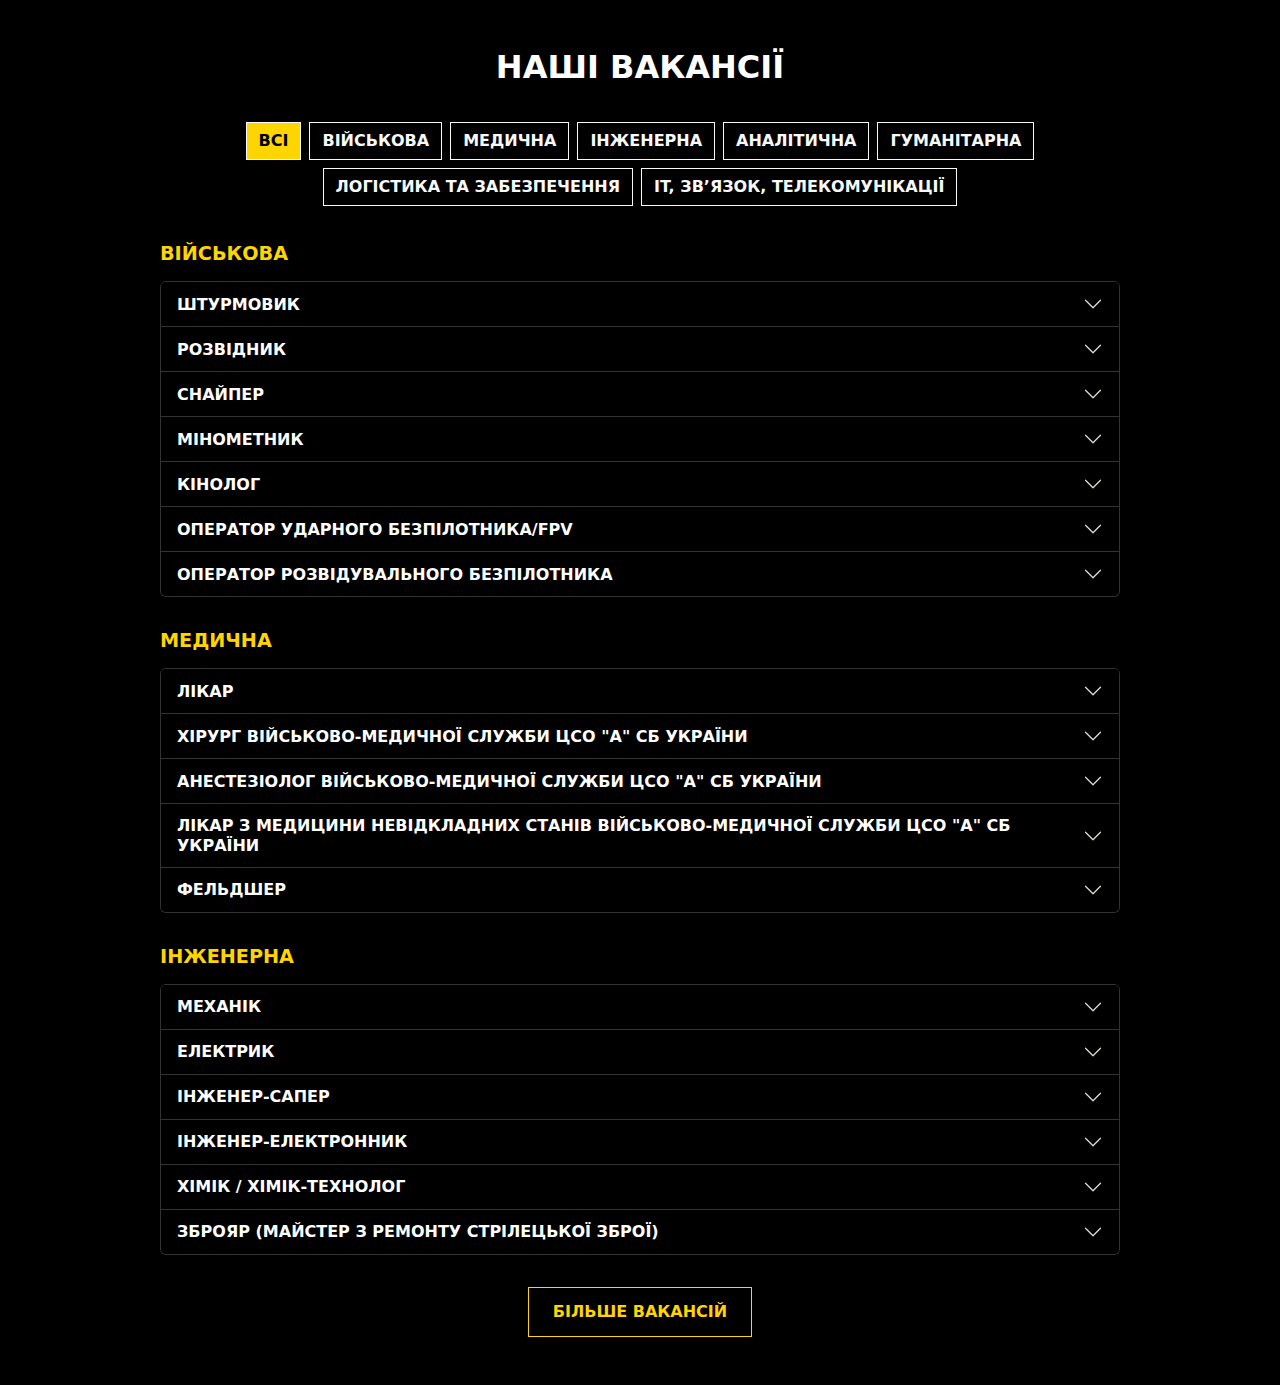
<file: gggg.html>
<!DOCTYPE html>
<html lang="uk">
<head>
  <meta charset="UTF-8">
  <meta name="viewport" content="width=device-width, initial-scale=1">
  <title>Наші вакансії</title>
  <!-- Bootstrap CSS -->
  <link href="https://cdn.jsdelivr.net/npm/bootstrap@5.3.3/dist/css/bootstrap.min.css" rel="stylesheet">
  <style>
    .custom-container {
      max-width: 960px;
      margin: 0 auto;
    }

    .section-title {
      font-weight: 800;
      font-size: 2rem;
      text-transform: uppercase;
      text-align: center;
      margin-bottom: 2rem;
      color: #fff;
    }

    .filter-btns .btn {
      border-radius: 0;
      font-weight: 600;
      text-transform: uppercase;
      margin: 0.25rem;
    }

    .filter-btns .btn.active {
      background-color: #ffd500;
      color: #000;
    }

    /* Назви категорій */
    .category-title {
      font-weight: 700;
      font-size: 1.2rem;
      text-transform: uppercase;
      margin-top: 2rem;
      margin-bottom: 1rem;
      color: #ffd500;
    }

    /* Accordion */
    .accordion-item {
      border: 1px solid #333;
      background-color: #000;
    }

    .accordion-button {
      background-color: #000 !important;
      color: #fff !important;
      font-weight: 600;
      text-transform: uppercase;
      padding: 0.75rem 1rem;
      box-shadow: none;
    }
    .accordion-button.collapsed::after {
      filter: invert(1);
    }
    .accordion-button:not(.collapsed) {
      background-color: #111 !important;
      color: #ffd500 !important;
    }
    .accordion-body {
      background-color: #111;
      color: #ccc;
    }

    body {
      background-color: #000;
    }

    /* Кнопка "Більше вакансій" */
    .toggle-btn {
      display: block;
      margin: 2rem auto 0;
      padding: 0.75rem 1.5rem;
      font-weight: 700;
      text-transform: uppercase;
      background: transparent;
      border: 1px solid #ffd500;
      color: #ffd500;
    }
    .toggle-btn:hover {
      background: #ffd500;
      color: #000;
    }
  </style>
</head>
<body>

<section class="py-5">
  <div class="custom-container">
    <!-- Заголовок -->
    <h2 class="section-title">Наші вакансії</h2>

    <!-- Панель фільтрів -->
    <div class="d-flex flex-wrap justify-content-center filter-btns mb-4">
      <button class="btn btn-outline-light active" data-filter="all">Всі</button>
      <button class="btn btn-outline-light" data-filter="viyskova">Військова</button>
      <button class="btn btn-outline-light" data-filter="medychna">Медична</button>
      <button class="btn btn-outline-light" data-filter="inzhenerna">Інженерна</button>
      <button class="btn btn-outline-light" data-filter="analitychna">Аналітична</button>
      <button class="btn btn-outline-light" data-filter="gumanitarna">Гуманітарна</button>
      <button class="btn btn-outline-light" data-filter="logistyka">Логістика та забезпечення</button>
      <button class="btn btn-outline-light" data-filter="it">IT, звʼязок, телекомунікації</button>
    </div>

    <!-- Військова -->
    <div class="category viyskova">
      <h3 class="category-title">Військова</h3>
      <div class="accordion" id="accordionViyskova">
        <div class="accordion-item">
          <h2 class="accordion-header">
            <button class="accordion-button collapsed" type="button" data-bs-toggle="collapse" data-bs-target="#attack-aircraft">
              штурмовик
            </button>
          </h2>
          <div id="attack-aircraft" class="accordion-collapse collapse" data-bs-parent="#accordionViyskova">
            <div class="accordion-body">Опис посади.</div>
          </div>
        </div>
        <div class="accordion-item">
          <h2 class="accordion-header">
            <button class="accordion-button collapsed" type="button" data-bs-toggle="collapse" data-bs-target="#scout">
              розвідник
            </button>
          </h2>
          <div id="scout" class="accordion-collapse collapse" data-bs-parent="#accordionViyskova">
            <div class="accordion-body">Опис посади.</div>
          </div>
        </div>
        <div class="accordion-item">
          <h2 class="accordion-header">
            <button class="accordion-button collapsed" type="button" data-bs-toggle="collapse" data-bs-target="#sniper">
              снайпер
            </button>
          </h2>
          <div id="sniper" class="accordion-collapse collapse" data-bs-parent="#accordionViyskova">
            <div class="accordion-body">Опис посади.</div>
          </div>
        </div>
        <div class="accordion-item">
          <h2 class="accordion-header">
            <button class="accordion-button collapsed" type="button" data-bs-toggle="collapse" data-bs-target="#mortar-operator">
              мінометник
            </button>
          </h2>
          <div id="mortar-operator" class="accordion-collapse collapse" data-bs-parent="#accordionViyskova">
            <div class="accordion-body">Опис посади.</div>
          </div>
        </div>
        <div class="accordion-item">
          <h2 class="accordion-header">
            <button class="accordion-button collapsed" type="button" data-bs-toggle="collapse" data-bs-target="#dog-handler">
              кінолог
            </button>
          </h2>
          <div id="dog-handler" class="accordion-collapse collapse" data-bs-parent="#accordionViyskova">
            <div class="accordion-body">Опис посади.</div>
          </div>
        </div>
        <div class="accordion-item">
          <h2 class="accordion-header">
            <button class="accordion-button collapsed" type="button" data-bs-toggle="collapse" data-bs-target="#strike-drone/FPV-operator">
              оператор ударного безпілотника/FPV
            </button>
          </h2>
          <div id="strike-drone/FPV-operator" class="accordion-collapse collapse" data-bs-parent="#accordionViyskova">
            <div class="accordion-body">Опис посади.</div>
          </div>
        </div>
        <div class="accordion-item">
          <h2 class="accordion-header">
            <button class="accordion-button collapsed" type="button" data-bs-toggle="collapse" data-bs-target="#reconnaissance-drone-operator">
              оператор розвідувального безпілотника
            </button>
          </h2>
          <div id="reconnaissance-drone-operator" class="accordion-collapse collapse" data-bs-parent="#accordionViyskova">
            <div class="accordion-body">Опис посади.</div>
          </div>
        </div>
        
      </div>
    </div>

    <!-- Медична -->
    <div class="category medychna">
      <h3 class="category-title">Медична</h3>
      <div class="accordion" id="accordionMedychna">
        <div class="accordion-item">
          <h2 class="accordion-header">
            <button class="accordion-button collapsed" type="button" data-bs-toggle="collapse" data-bs-target="#likar">
              Лікар
            </button>
          </h2>
          <div id="likar" class="accordion-collapse collapse" data-bs-parent="#accordionMedychna">
            <div class="accordion-body">Опис посади.</div>
          </div>
        </div>
        <div class="accordion-item">
          <h2 class="accordion-header">
            <button class="accordion-button collapsed" type="button" data-bs-toggle="collapse" data-bs-target="#surgeon">
              хірург військово-медичної служби ЦСО "А" СБ України
            </button>
          </h2>
          <div id="surgeon" class="accordion-collapse collapse" data-bs-parent="#accordionMedychna">
            <div class="accordion-body">Опис посади.</div>
          </div>
        </div>
        <div class="accordion-item">
          <h2 class="accordion-header">
            <button class="accordion-button collapsed" type="button" data-bs-toggle="collapse" data-bs-target="#anesthesiologist">
              анестезіолог військово-медичної служби ЦСО "А" СБ України
            </button>
          </h2>
          <div id="anesthesiologist" class="accordion-collapse collapse" data-bs-parent="#accordionMedychna">
            <div class="accordion-body">Опис посади.</div>
          </div>
        </div>
        <div class="accordion-item">
          <h2 class="accordion-header">
            <button class="accordion-button collapsed" type="button" data-bs-toggle="collapse" data-bs-target="#emergency-medicine-physician">
              лікар з медицини невідкладних станів військово-медичної служби ЦСО "А" СБ України
            </button>
          </h2>
          <div id="emergency-medicine-physician" class="accordion-collapse collapse" data-bs-parent="#accordionMedychna">
            <div class="accordion-body">Опис посади.</div>
          </div>
        </div>
        <div class="accordion-item">
          <h2 class="accordion-header">
            <button class="accordion-button collapsed" type="button" data-bs-toggle="collapse" data-bs-target="#paramedic">
              фельдшер
            </button>
          </h2>
          <div id="paramedic" class="accordion-collapse collapse" data-bs-parent="#accordionMedychna">
            <div class="accordion-body">Опис посади.</div>
          </div>
        </div>
      </div>
    </div>

    <!-- Інженерна -->
    <div class="category inzhenerna">
      <h3 class="category-title">Інженерна</h3>
      <div class="accordion" id="accordionInzhenerna">
        <div class="accordion-item">
          <h2 class="accordion-header">
            <button class="accordion-button collapsed" type="button" data-bs-toggle="collapse" data-bs-target="#mexanik">
              Механік
            </button>
          </h2>
          <div id="mexanik" class="accordion-collapse collapse" data-bs-parent="#accordionInzhenerna">
            <div class="accordion-body">Опис посади.</div>
          </div>
        </div>
        <div class="accordion-item">
          <h2 class="accordion-header">
            <button class="accordion-button collapsed" type="button" data-bs-toggle="collapse" data-bs-target="#electrician">
              електрик
            </button>
          </h2>
          <div id="electrician" class="accordion-collapse collapse" data-bs-parent="#accordionInzhenerna">
            <div class="accordion-body">Опис посади.</div>
          </div>
        </div>
        <div class="accordion-item">
          <h2 class="accordion-header">
            <button class="accordion-button collapsed" type="button" data-bs-toggle="collapse" data-bs-target="#sapper-engineer">
              інженер-сапер
            </button>
          </h2>
          <div id="sapper-engineer" class="accordion-collapse collapse" data-bs-parent="#accordionInzhenerna">
            <div class="accordion-body">Опис посади.</div>
          </div>
        </div>
        <div class="accordion-item">
          <h2 class="accordion-header">
            <button class="accordion-button collapsed" type="button" data-bs-toggle="collapse" data-bs-target="#electronics-engineer">
              інженер-електронник
            </button>
          </h2>
          <div id="electronics-engineer" class="accordion-collapse collapse" data-bs-parent="#accordionInzhenerna">
            <div class="accordion-body">Опис посади.</div>
          </div>
        </div>
        <div class="accordion-item">
          <h2 class="accordion-header">
            <button class="accordion-button collapsed" type="button" data-bs-toggle="collapse" data-bs-target="#chemist">
              хімік / хімік-технолог
            </button>
          </h2>
          <div id="chemist" class="accordion-collapse collapse" data-bs-parent="#accordionInzhenerna">
            <div class="accordion-body">Опис посади.</div>
          </div>
        </div>
        <div class="accordion-item">
          <h2 class="accordion-header">
            <button class="accordion-button collapsed" type="button" data-bs-toggle="collapse" data-bs-target="#armorer">
              зброяр (майстер з ремонту стрілецької зброї)
            </button>
          </h2>
          <div id="armorer" class="accordion-collapse collapse" data-bs-parent="#accordionInzhenerna">
            <div class="accordion-body">Опис посади.</div>
          </div>
        </div>
      </div>
    </div>

    <!-- Аналітична -->
    <div class="category analitychna">
      <h3 class="category-title">Аналітична</h3>
        <div class="accordion" id="accordionAnalitychna">
          <div class="accordion-item">
          <h2 class="accordion-header">
              <button class="accordion-button collapsed" type="button" data-bs-toggle="collapse" data-bs-target="#osint">
              osint-спеціаліст
              </button>
          </h2>
          <div id="osint" class="accordion-collapse collapse" data-bs-parent="#accordionAnalitychna">
              <div class="accordion-body">Опис посади.</div>
          </div>
          </div>
          <div class="accordion-item">
          <h2 class="accordion-header">
              <button class="accordion-button collapsed" type="button" data-bs-toggle="collapse" data-bs-target="#cartographer">
              картограф
              </button>
          </h2>
          <div id="cartographer" class="accordion-collapse collapse" data-bs-parent="#accordionAnalitychna">
              <div class="accordion-body">Опис посади.</div>
          </div>
        </div>
        <div class="accordion-item">
          <h2 class="accordion-header">
              <button class="accordion-button collapsed" type="button" data-bs-toggle="collapse" data-bs-target="#meteorologist">
              метеоролог
              </button>
          </h2>
          <div id="meteorologist" class="accordion-collapse collapse" data-bs-parent="#accordionAnalitychna">
              <div class="accordion-body">Опис посади.</div>
          </div>
        </div>
        <div class="accordion-item">
          <h2 class="accordion-header">
              <button class="accordion-button collapsed" type="button" data-bs-toggle="collapse" data-bs-target="#surveyor">
              геодезист
              </button>
          </h2>
          <div id="surveyor" class="accordion-collapse collapse" data-bs-parent="#accordionAnalitychna">
              <div class="accordion-body">Опис посади.</div>
          </div>
        </div>
        <div class="accordion-item">
          <h2 class="accordion-header">
              <button class="accordion-button collapsed" type="button" data-bs-toggle="collapse" data-bs-target="#analyst">
              аналітик
              </button>
          </h2>
          <div id="analyst" class="accordion-collapse collapse" data-bs-parent="#accordionAnalitychna">
              <div class="accordion-body">Опис посади.</div>
          </div>
        </div>
        <div class="accordion-item">
          <h2 class="accordion-header">
              <button class="accordion-button collapsed" type="button" data-bs-toggle="collapse" data-bs-target="#operational-staff-member">
              оперативний співробітник
              </button>
          </h2>
          <div id="operational-staff-member" class="accordion-collapse collapse" data-bs-parent="#accordionAnalitychna">
              <div class="accordion-body">Опис посади.</div>
          </div>
        </div>
        <div class="accordion-item">
          <h2 class="accordion-header">
              <button class="accordion-button collapsed" type="button" data-bs-toggle="collapse" data-bs-target="#statistician">
              фахівець з оперативного обліку та статистики
              </button>
          </h2>
          <div id="statistician" class="accordion-collapse collapse" data-bs-parent="#accordionAnalitychna">
              <div class="accordion-body">Опис посади.</div>
          </div>
        </div>
      </div>
    </div>

    <!-- Гуманітарна -->
    <div class="category gumanitarna">
      <h3 class="category-title">Гуманітарна</h3>
      <div class="accordion" id="accordionGumanitarna">
        <div class="accordion-item">
          <h2 class="accordion-header">
            <button class="accordion-button collapsed" type="button" data-bs-toggle="collapse" data-bs-target="#lawyer">
              юрист
            </button>
          </h2>
          <div id="lawyer" class="accordion-collapse collapse" data-bs-parent="#accordionGumanitarna">
            <div class="accordion-body">Опис посади.</div>
          </div>
        </div>
        <div class="accordion-item">
          <h2 class="accordion-header">
            <button class="accordion-button collapsed" type="button" data-bs-toggle="collapse" data-bs-target="#translator">
              перекладач
            </button>
          </h2>
          <div id="translator" class="accordion-collapse collapse" data-bs-parent="#accordionGumanitarna">
            <div class="accordion-body">Опис посади.</div>
          </div>
        </div>
        <div class="accordion-item">
          <h2 class="accordion-header">
            <button class="accordion-button collapsed" type="button" data-bs-toggle="collapse" data-bs-target="#clerk">
              діловод
            </button>
          </h2>
          <div id="clerk" class="accordion-collapse collapse" data-bs-parent="#accordionGumanitarna">
            <div class="accordion-body">Опис посади.</div>
          </div>
        </div>
      </div>
    </div>

    <!-- Логістика та забезпечення -->
    <div class="category logistyka">
    <h3 class="category-title">Логістика та забезпечення</h3>
    <div class="accordion" id="accordionLogistyka">
        <div class="accordion-item">
        <h2 class="accordion-header">
            <button class="accordion-button collapsed" type="button" data-bs-toggle="collapse" data-bs-target="#logist">
            логіст
            </button>
        </h2>
        <div id="logist" class="accordion-collapse collapse" data-bs-parent="#accordionLogistyka">
            <div class="accordion-body">Опис посади.</div>
        </div>
        </div>
        <div class="accordion-item">
        <h2 class="accordion-header">
            <button class="accordion-button collapsed" type="button" data-bs-toggle="collapse" data-bs-target="#security-guard">
            охоронник
            </button>
        </h2>
        <div id="security-guard" class="accordion-collapse collapse" data-bs-parent="#accordionLogistyka">
            <div class="accordion-body">Опис посади.</div>
        </div>
        </div>
        <div class="accordion-item">
        <h2 class="accordion-header">
            <button class="accordion-button collapsed" type="button" data-bs-toggle="collapse" data-bs-target="#driver">
            водій / водій бойової машини
            </button>
        </h2>
        <div id="driver" class="accordion-collapse collapse" data-bs-parent="#accordionLogistyka">
            <div class="accordion-body">Опис посади.</div>
        </div>
        </div>
    </div>
    </div>

    <!-- IT, звʼязок, телекомунікації -->
    <div class="category it">
    <h3 class="category-title">IT, звʼязок, телекомунікації</h3>
    <div class="accordion" id="accordionIT">
        <div class="accordion-item">
        <h2 class="accordion-header">
            <button class="accordion-button collapsed" type="button" data-bs-toggle="collapse" data-bs-target="#field-specialist">
            польовий спеціаліст з радіозв’язку та мережевого адміністрування
            </button>
        </h2>
        <div id="field-specialist" class="accordion-collapse collapse" data-bs-parent="#accordionIT">
            <div class="accordion-body">Опис посади.</div>
        </div>
        </div>
        <div class="accordion-item">
        <h2 class="accordion-header">
            <button class="accordion-button collapsed" type="button" data-bs-toggle="collapse" data-bs-target="#communications-specialist">
            зв'язківець
            </button>
        </h2>
        <div id="communications-specialist" class="accordion-collapse collapse" data-bs-parent="#accordionIT">
            <div class="accordion-body">Опис посади.</div>
        </div>
        </div>
        <div class="accordion-item">
        <h2 class="accordion-header">
            <button class="accordion-button collapsed" type="button" data-bs-toggle="collapse" data-bs-target="#radio-technician">
            радіотехнік
            </button>
        </h2>
        <div id="radio-technician" class="accordion-collapse collapse" data-bs-parent="#accordionIT">
            <div class="accordion-body">Опис посади.</div>
        </div>
        </div>
        <div class="accordion-item">
        <h2 class="accordion-header">
            <button class="accordion-button collapsed" type="button" data-bs-toggle="collapse" data-bs-target="#REB-RER-specialist">
            спеціаліст РЕБ/РЕР
            </button>
        </h2>
        <div id="REB-RER-specialist" class="accordion-collapse collapse" data-bs-parent="#accordionIT">
            <div class="accordion-body">Опис посади.</div>
        </div>
        </div>
        <div class="accordion-item">
        <h2 class="accordion-header">
            <button class="accordion-button collapsed" type="button" data-bs-toggle="collapse" data-bs-target="#SIGINT-Jamming">
            фахівець у сфері РЕР/РЕБ (SIGINT & Jamming)
            </button>
        </h2>
        <div id="SIGINT-Jamming" class="accordion-collapse collapse" data-bs-parent="#accordionIT">
            <div class="accordion-body">Опис посади.</div>
        </div>
        </div>
        <div class="accordion-item">
        <h2 class="accordion-header">
            <button class="accordion-button collapsed" type="button" data-bs-toggle="collapse" data-bs-target="#cybersecurity-specialist">
            фахівець з кібербезпеки
            </button>
        </h2>
        <div id="cybersecurity-specialist" class="accordion-collapse collapse" data-bs-parent="#accordionIT">
            <div class="accordion-body">Опис посади.</div>
        </div>
        </div>
        <div class="accordion-item">
        <h2 class="accordion-header">
            <button class="accordion-button collapsed" type="button" data-bs-toggle="collapse" data-bs-target="#information-security-specialist">
            фахівець із захисту інформації
            </button>
        </h2>
        <div id="information-security-specialist" class="accordion-collapse collapse" data-bs-parent="#accordionIT">
            <div class="accordion-body">Опис посади.</div>
        </div>
        </div>
        <div class="accordion-item">
        <h2 class="accordion-header">
            <button class="accordion-button collapsed" type="button" data-bs-toggle="collapse" data-bs-target="#communication-systems">
            IT-фахівець з обслуговування систем зв'язку
            </button>
        </h2>
        <div id="communication-systems" class="accordion-collapse collapse" data-bs-parent="#accordionIT">
            <div class="accordion-body">Опис посади.</div>
        </div>
        </div>
        <div class="accordion-item">
        <h2 class="accordion-header">
            <button class="accordion-button collapsed" type="button" data-bs-toggle="collapse" data-bs-target="#programmer">
            програміст
            </button>
        </h2>
        <div id="programmer" class="accordion-collapse collapse" data-bs-parent="#accordionIT">
            <div class="accordion-body">Опис посади.</div>
        </div>
        </div>
        <div class="accordion-item">
        <h2 class="accordion-header">
            <button class="accordion-button collapsed" type="button" data-bs-toggle="collapse" data-bs-target="#system-administrator">
            DevOps/системний адміністратор
            </button>
        </h2>
        <div id="system-administrator" class="accordion-collapse collapse" data-bs-parent="#accordionIT">
            <div class="accordion-body">Опис посади.</div>
        </div>
        </div>
        <div class="accordion-item">
        <h2 class="accordion-header">
            <button class="accordion-button collapsed" type="button" data-bs-toggle="collapse" data-bs-target="#coordinator">
            координатор інтегрованих оборонних систем
            </button>
        </h2>
        <div id="coordinator" class="accordion-collapse collapse" data-bs-parent="#accordionIT">
            <div class="accordion-body">Опис посади.</div>
        </div>
        </div>
        <div class="accordion-item">
        <h2 class="accordion-header">
            <button class="accordion-button collapsed" type="button" data-bs-toggle="collapse" data-bs-target="#software-and-hardware-technician">
            технік з програмного та технічного забезпечення
            </button>
        </h2>
        <div id="software-and-hardware-technician" class="accordion-collapse collapse" data-bs-parent="#accordionIT">
            <div class="accordion-body">Опис посади.</div>
        </div>
        </div>
        <div class="accordion-item">
        <h2 class="accordion-header">
            <button class="accordion-button collapsed" type="button" data-bs-toggle="collapse" data-bs-target="#information-systems-operator">
            оператор інформаційних систем
            </button>
        </h2>
        <div id="information-systems-operator" class="accordion-collapse collapse" data-bs-parent="#accordionIT">
            <div class="accordion-body">Опис посади.</div>
        </div>
        </div>
        <div class="accordion-item">
        <h2 class="accordion-header">
            <button class="accordion-button collapsed" type="button" data-bs-toggle="collapse" data-bs-target="#civil-defense-specialist">
            фахівець у сфері ППО (протиповітряна оборона)
            </button>
        </h2>
        <div id="civil-defense-specialist" class="accordion-collapse collapse" data-bs-parent="#accordionIT">
            <div class="accordion-body">Опис посади.</div>
        </div>
        </div>
        <div class="accordion-item">
        <h2 class="accordion-header">
            <button class="accordion-button collapsed" type="button" data-bs-toggle="collapse" data-bs-target="#IT-for-ground-based-robotic-systems">
            ІТ-фахівець з наземних роботизованих комплексів
            </button>
        </h2>
        <div id="IT-for-ground-based-robotic-systems" class="accordion-collapse collapse" data-bs-parent="#accordionIT">
            <div class="accordion-body">Опис посади.</div>
        </div>
        </div>
        <div class="accordion-item">
        <h2 class="accordion-header">
            <button class="accordion-button collapsed" type="button" data-bs-toggle="collapse" data-bs-target="#IT-3D-modeling">
            ІТ фахівець з 3D моделювання
            </button>
        </h2>
        <div id="IT-3D-modeling" class="accordion-collapse collapse" data-bs-parent="#accordionIT">
            <div class="accordion-body">Опис посади.</div>
        </div>
        </div>
        <div class="accordion-item">
        <h2 class="accordion-header">
            <button class="accordion-button collapsed" type="button" data-bs-toggle="collapse" data-bs-target="#IT-specialist">
            ІТ фахівець (Embedded / C++ / FPV / AI)
            </button>
        </h2>
        <div id="IT-specialist" class="accordion-collapse collapse" data-bs-parent="#accordionIT">
            <div class="accordion-body">Опис посади.</div>
        </div>
        </div>
    </div>
    </div>
    
    <!-- Кнопка для розгортання/згортання -->
    <button id="toggleMore" class="toggle-btn">Більше вакансій</button>
  </div>
</section>

<!-- Bootstrap JS -->
<script src="https://cdn.jsdelivr.net/npm/bootstrap@5.3.3/dist/js/bootstrap.bundle.min.js"></script>
<script>
  const filterBtns = document.querySelectorAll('.filter-btns .btn');
  const categories = document.querySelectorAll('.category');
  const toggleBtn = document.getElementById('toggleMore');

  let showAll = false;

  function applyFilter(filter) {
    categories.forEach((cat, index) => {
      if (filter === 'all') {
        if (!showAll && index >= 3) {
          cat.style.display = 'none';
        } else {
          cat.style.display = 'block';
        }
      } else {
        if (cat.classList.contains(filter)) {
          cat.style.display = 'block';
        } else {
          cat.style.display = 'none';
        }
      }
    });

    // кнопка тільки для "всі"
    toggleBtn.style.display = (filter === 'all') ? 'block' : 'none';
    toggleBtn.textContent = showAll ? 'Звернути' : 'Більше вакансій';
  }

  filterBtns.forEach(btn => {
    btn.addEventListener('click', () => {
      filterBtns.forEach(b => b.classList.remove('active'));
      btn.classList.add('active');
      const filter = btn.getAttribute('data-filter');
      showAll = false;
      applyFilter(filter);
    });
  });

  toggleBtn.addEventListener('click', () => {
    showAll = !showAll;
    applyFilter('all');
  });

  // Початковий стан
  applyFilter('all');
</script>

</body>
</html>
</file>
